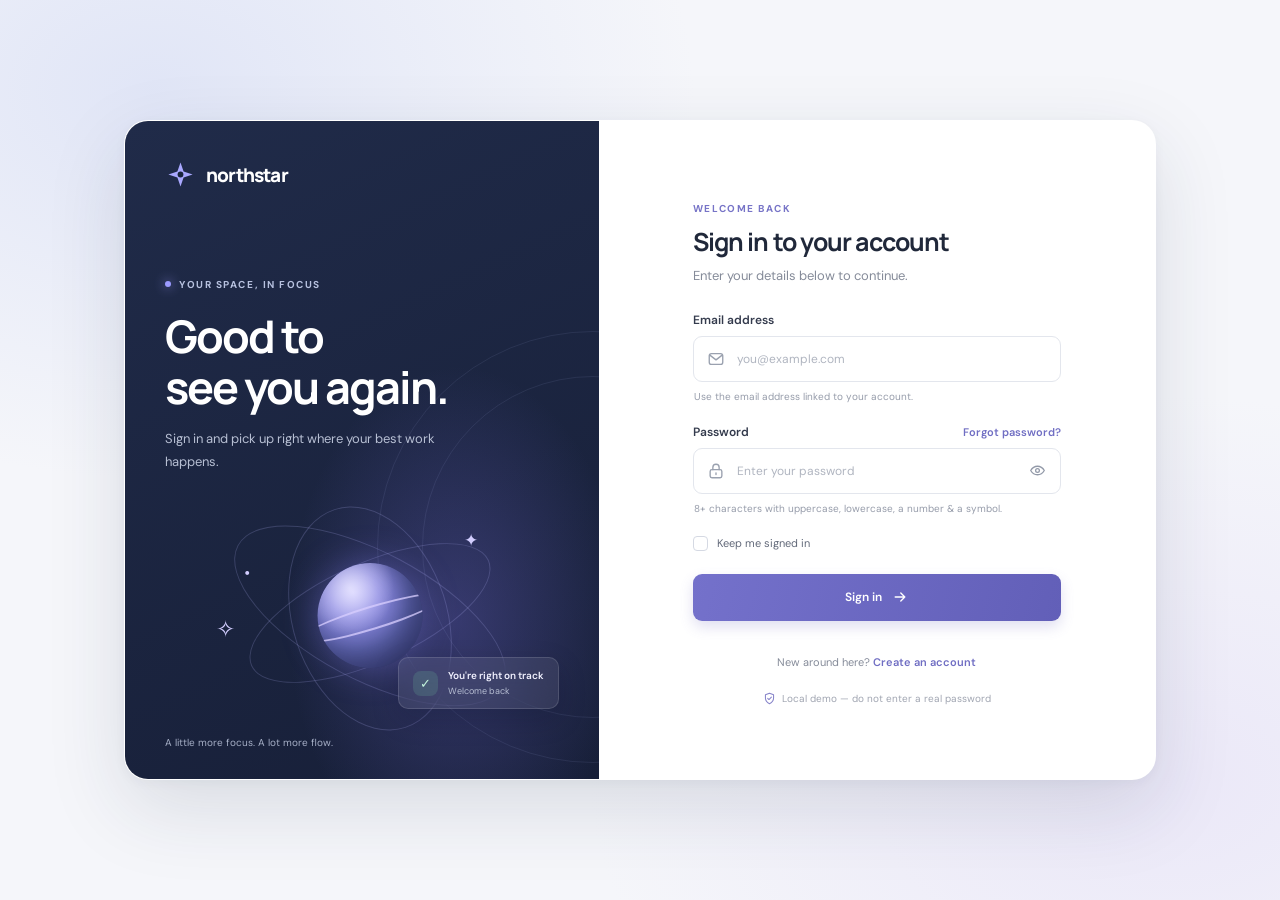
<file: index.html>
<!DOCTYPE html>
<html lang="en">
  <head>
    <meta charset="UTF-8" />
    <meta name="viewport" content="width=device-width, initial-scale=1.0" />
    <meta name="theme-color" content="#f5f6fa" />
    <meta name="description" content="Sign in to your Northstar demo workspace." />
    <link rel="stylesheet" href="./css/styles.css" />
    <title>Sign in | Northstar</title>
  </head>
  <body data-page="login">
    <div id="root"></div>
    <script defer src="./js/services/mock-auth.js"></script>
    <script defer src="./js/pages/login.js"></script>
    <script defer src="./js/pages/home.js"></script>
    <script defer src="./js/app.js"></script>
  </body>
</html>
</file>
<file: css/styles.css>
@import url('https://fonts.googleapis.com/css2?family=DM+Sans:wght@400;500;600;700&family=Manrope:wght@400;500;600;700;800&display=swap');

:root {
  font-family: 'DM Sans', sans-serif;
  color: #20283a;
  background: #f5f6fa;
  font-synthesis: none;
  text-rendering: optimizeLegibility;
  -webkit-font-smoothing: antialiased;
  -moz-osx-font-smoothing: grayscale;
  font-optical-sizing: auto;
  font-weight: 400;
}

* { box-sizing: border-box; }
body { min-width: 320px; min-height: 100vh; margin: 0; }
button, input { font: inherit; }
button { cursor: pointer; }
.brand, .mobile-brand {
  display: inline-flex;
  align-items: center;
  gap: 10px;
  width: fit-content;
  color: inherit;
  font-family: 'Manrope', sans-serif;
  font-size: 19px;
  font-weight: 800;
  letter-spacing: -0.8px;
  text-decoration: none;
}
.brand-mark { display: grid; width: 31px; height: 31px; place-items: center; color: #a9a8ff; }
.brand-mark svg { width: 100%; height: 100%; }

/* Login */
.login-page {
  min-height: 100vh;
  display: grid;
  place-items: center;
  padding: 48px 24px;
  background:
    radial-gradient(ellipse at 12% 10%, rgba(198, 208, 242, .44), transparent 34%),
    radial-gradient(ellipse at 91% 87%, rgba(221, 213, 245, .43), transparent 35%),
    #f5f6fa;
}
.login-card {
  width: min(100%, 1032px);
  min-height: 660px;
  display: grid;
  grid-template-columns: .92fr 1.08fr;
  overflow: hidden;
  border: 1px solid rgba(255, 255, 255, .85);
  border-radius: 24px;
  background: #fff;
  box-shadow: 0 28px 80px rgba(34, 43, 73, .13), 0 3px 12px rgba(34, 43, 73, .04);
}
.welcome-panel {
  position: relative;
  isolation: isolate;
  display: flex;
  flex-direction: column;
  overflow: hidden;
  padding: 38px 40px 30px;
  color: #fff;
  background: radial-gradient(ellipse at 70% 76%, rgba(112, 103, 207, .34), transparent 36%), linear-gradient(155deg, #202b49, #171f38);
}
.welcome-panel::before, .welcome-panel::after { position: absolute; z-index: -1; content: ''; border: 1px solid rgba(191, 194, 255, .09); border-radius: 50%; }
.welcome-panel::before { width: 430px; height: 430px; top: 210px; right: -210px; }
.welcome-panel::after { width: 340px; height: 340px; top: 255px; right: -165px; }
.welcome-copy { position: relative; z-index: 1; margin-top: 81px; }
.panel-tag, .form-kicker { display: inline-flex; align-items: center; gap: 8px; font-size: 10px; font-weight: 700; letter-spacing: 1.55px; }
.panel-tag { color: #b7c1df; }
.panel-tag span { width: 6px; height: 6px; border-radius: 50%; background: #9c9bff; box-shadow: 0 0 12px #9c9bff; }
.welcome-copy h1 { margin: 19px 0 13px; font-family: 'Manrope', sans-serif; font-size: clamp(35px, 4vw, 45px); font-weight: 700; line-height: 1.14; letter-spacing: -2px; }
.welcome-copy p { max-width: 280px; margin: 0; color: #b7bfd3; font-size: 13px; line-height: 1.8; }
.visual { position: relative; flex: 1; min-height: 200px; margin-top: 14px; }
.orbit { position: absolute; top: 50%; left: 52%; border: 1px solid rgba(185, 184, 255, .2); border-radius: 50%; transform: translate(-50%, -40%) rotate(-24deg); }
.orbit-one { width: 260px; height: 100px; }
.orbit-two { width: 300px; height: 128px; transform: translate(-50%, -40%) rotate(28deg); }
.orbit-three { width: 230px; height: 155px; transform: translate(-50%, -40%) rotate(72deg); }
.planet { position: absolute; top: 51%; left: 52%; width: 105px; height: 105px; overflow: hidden; border-radius: 50%; background: radial-gradient(circle at 34% 28%, #c3bdff, #8f8ce4 24%, #5b61a9 57%, #373c70); box-shadow: 0 0 36px rgba(142, 135, 255, .38), inset -13px -10px 24px rgba(25, 30, 70, .43); transform: translate(-50%, -40%); }
.planet-glow { position: absolute; width: 100%; height: 100%; border-radius: 50%; background: radial-gradient(ellipse at 31% 24%, rgba(255, 255, 255, .55), transparent 43%); }
.planet-ring { position: absolute; top: 41%; left: -21%; width: 145%; height: 24px; border: 2px solid rgba(217, 207, 255, .76); border-radius: 50%; transform: rotate(-17deg); }
.visual-star { position: absolute; color: #d3ceff; }
.star-one { top: 18%; left: 76%; font-size: 17px; }
.star-two { top: 55%; left: 13%; font-size: 23px; }
.star-three { top: 27%; left: 20%; font-size: 34px; }
.mini-card { position: absolute; right: 0; bottom: 9px; display: flex; align-items: center; gap: 10px; padding: 11px 14px; border: 1px solid rgba(255, 255, 255, .13); border-radius: 10px; background: rgba(255, 255, 255, .08); box-shadow: 0 10px 28px rgba(7, 11, 28, .2); backdrop-filter: blur(12px); }
.mini-card-icon { display: grid; width: 25px; height: 25px; place-items: center; border-radius: 8px; color: #c3f5dc; background: rgba(120, 213, 167, .17); font-size: 13px; }
.mini-card strong, .mini-card small { display: block; }
.mini-card strong { color: #f2f2ff; font-size: 10px; font-weight: 600; }
.mini-card small { margin-top: 3px; color: #b7bfd3; font-size: 9px; }
.panel-footer { margin: 18px 0 0; color: #a6afc6; font-size: 10px; }
.form-panel { display: grid; place-items: center; padding: 48px 56px; }
.form-content { width: 100%; max-width: 368px; }
.mobile-brand { display: none; color: #202b49; }
.form-kicker { margin: 0 0 9px; color: #7774c7; }
.form-content h2 { margin: 0; color: #20283a; font-family: 'Manrope', sans-serif; font-size: 25px; font-weight: 700; letter-spacing: -.9px; }
.form-intro { margin: 8px 0 28px; color: #858b99; font-size: 13px; }
.field { margin-bottom: 20px; }
.field label, .label-row label { display: block; color: #343b4d; font-size: 12px; font-weight: 600; }
.label-row { display: flex; align-items: center; justify-content: space-between; margin-bottom: 8px; }
.input-wrap { position: relative; display: flex; align-items: center; margin-top: 8px; }
.field-icon { position: absolute; left: 14px; width: 18px; height: 18px; color: #9aa1af; pointer-events: none; }
.input-wrap input { width: 100%; height: 46px; padding: 0 43px; border: 1px solid #e3e6ed; border-radius: 9px; outline: none; color: #252d3f; background: #fff; font-size: 12px; transition: border-color .18s, box-shadow .18s, background .18s; }
.input-wrap input::placeholder { color: #b0b5c0; }
.input-wrap input:hover { border-color: #cbd0dc; }
.input-wrap input:focus { border-color: #8581d9; box-shadow: 0 0 0 3px rgba(133, 129, 217, .13); }
.input-wrap input:not(:placeholder-shown):invalid { border-color: #e48a8a; background: #fffdfd; }
.input-wrap input:not(:placeholder-shown):invalid:focus { box-shadow: 0 0 0 3px rgba(228, 138, 138, .13); }
.field-hint { display: block; margin: 7px 0 0 1px; color: #969caa; font-size: 10px; line-height: 1.5; }
.text-link { color: #706ec3; font-size: 11px; font-weight: 600; text-decoration: none; }
.text-link:hover { color: #5451a8; text-decoration: underline; text-underline-offset: 3px; }
.text-link-button { padding: 0; border: 0; background: transparent; font-family: inherit; cursor: pointer; }
.password-toggle { position: absolute; right: 11px; display: grid; width: 27px; height: 27px; place-items: center; border: 0; border-radius: 6px; color: #9299a8; background: transparent; }
.password-toggle:hover { color: #5d5ba8; background: #f4f3fc; }
.password-toggle svg { width: 17px; height: 17px; }
.remember-option { position: relative; display: flex; align-items: center; gap: 9px; width: fit-content; margin: 3px 0 23px; color: #626979; font-size: 11px; cursor: pointer; }
.remember-option input { position: absolute; top: 50%; left: 0; z-index: 1; width: 15px; height: 15px; margin: 0; opacity: 0; cursor: pointer; transform: translateY(-50%); }
.custom-checkbox { display: grid; width: 15px; height: 15px; place-items: center; border: 1px solid #d5d9e3; border-radius: 4px; background: #fff; pointer-events: none; }
.custom-checkbox::after { width: 7px; height: 4px; border-bottom: 1.5px solid white; border-left: 1.5px solid white; content: ''; opacity: 0; transform: rotate(-45deg) translateY(-1px); }
.remember-option input:checked + .custom-checkbox { border-color: #7774ce; background: #7774ce; }
.remember-option input:checked + .custom-checkbox::after { opacity: 1; }
.remember-option input:focus-visible + .custom-checkbox { outline: 3px solid rgba(119, 116, 206, .2); outline-offset: 2px; }
.submit-button { position: relative; display: flex; align-items: center; justify-content: center; gap: 10px; width: 100%; height: 47px; border: 0; border-radius: 9px; color: #fff; background: linear-gradient(105deg, #7471cb, #625fb8); box-shadow: 0 6px 14px rgba(101, 97, 185, .2); font-size: 12px; font-weight: 600; transition: transform .18s, box-shadow .18s, filter .18s; }
.submit-button:hover:not(:disabled) { box-shadow: 0 9px 18px rgba(101, 97, 185, .27); filter: brightness(1.05); transform: translateY(-1px); }
.submit-button:disabled { cursor: wait; opacity: .8; }
.button-arrow { width: 16px; height: 16px; }
.loader { display: none; width: 16px; height: 16px; border: 2px solid rgba(255, 255, 255, .4); border-top-color: #fff; border-radius: 50%; animation: spin .7s linear infinite; }
.is-loading .loader { display: inline-block; }
.is-loading .button-arrow { display: none; }
@keyframes spin { to { transform: rotate(360deg); } }
.submit-button:focus-visible, .password-toggle:focus-visible, .text-link-button:focus-visible { outline: 3px solid rgba(119, 116, 206, .28); outline-offset: 3px; }
.form-message { min-height: 15px; margin: 9px 0 0; color: #b94a48; font-size: 11px; line-height: 1.5; }
.form-message.success { color: #348365; }
.signup-prompt { margin: 10px 0 23px; color: #858b99; text-align: center; font-size: 11px; }
.security-note { display: flex; align-items: center; justify-content: center; gap: 6px; margin: 0; color: #a0a5b1; font-size: 10px; }
.security-note svg { width: 13px; height: 13px; color: #8885ca; }

/* Home dashboard */
.dashboard { min-height: 100vh; background: #f7f8fc; }
.sidebar { position: fixed; inset: 0 auto 0 0; z-index: 2; display: flex; width: 236px; flex-direction: column; padding: 28px 17px 18px; border-right: 1px solid #eceef4; background: #fff; }
.sidebar-brand { margin: 0 0 48px 8px; color: #202b49; }
.nav-label { margin: 0 0 12px 10px; color: #a2a7b3; font-size: 9px; font-weight: 700; letter-spacing: 1.3px; }
.side-nav { display: grid; gap: 5px; }
.nav-item { display: flex; align-items: center; gap: 12px; min-height: 41px; padding: 0 11px; border: 0; border-radius: 8px; color: #707789; background: transparent; font-size: 12px; text-align: left; text-decoration: none; }
.nav-item:hover { color: #514e9d; background: #f7f6fc; }
.nav-item.active { color: #6663b8; background: #f1f0fb; font-weight: 600; }
.nav-icon { display: inline-grid; width: 19px; place-items: center; font-size: 17px; }
.nav-count { display: grid; width: 19px; height: 19px; margin-left: auto; place-items: center; border-radius: 6px; color: #78758d; background: #f0eff5; font-size: 10px; }
.sidebar-bottom { margin-top: auto; }
.sidebar-tip { position: relative; overflow: hidden; margin: 0 2px 20px; padding: 16px 14px; border: 1px solid #ecebfa; border-radius: 11px; background: linear-gradient(145deg, #f8f7ff, #f6f7fc); }
.tip-spark { display: grid; width: 25px; height: 25px; place-items: center; border-radius: 8px; color: #706dc4; background: #ebeaff; font-size: 14px; }
.sidebar-tip strong { display: block; margin-top: 13px; color: #35394e; font-size: 11px; }
.sidebar-tip p { margin: 6px 0 11px; color: #83889a; font-size: 10px; line-height: 1.6; }
.sidebar-tip a { color: #6865bb; font-size: 10px; font-weight: 600; text-decoration: none; }
.sidebar-tip a span { margin-left: 4px; }
.signout-button { width: 100%; cursor: pointer; }
.sidebar-version { margin: 18px 0 0 8px; color: #b1b5c0; font-size: 8px; letter-spacing: .8px; }
.main-content { min-height: 100vh; margin-left: 236px; }
.topbar { position: sticky; top: 0; z-index: 1; display: flex; height: 67px; align-items: center; justify-content: space-between; padding: 0 42px; border-bottom: 1px solid #eceef4; background: rgba(255, 255, 255, .92); backdrop-filter: blur(12px); }
.breadcrumb { color: #8c92a0; font-size: 11px; }
.breadcrumb span { margin: 0 8px; color: #c8cbd3; }
.topbar-actions { display: flex; align-items: center; gap: 19px; }
.icon-button { position: relative; display: grid; width: 31px; height: 31px; place-items: center; border: 1px solid #eceef3; border-radius: 9px; color: #777d8c; background: white; font-size: 18px; }
.notification-button span { position: absolute; top: 6px; right: 6px; width: 5px; height: 5px; border: 1px solid white; border-radius: 50%; background: #ed8c81; }
.user-menu { display: flex; align-items: center; gap: 9px; color: #4a5060; font-size: 11px; font-weight: 600; }
.avatar { display: grid; width: 31px; height: 31px; place-items: center; border: 2px solid white; border-radius: 50%; color: #625eaa; background: #e6e3ff; box-shadow: 0 0 0 1px #e6e4f2; font-size: 10px; }
.chevron { color: #9fa4b1; font-size: 15px; }
.dashboard-content { max-width: 1230px; margin: auto; padding: 38px 42px 25px; }
.greeting-row { display: flex; align-items: center; justify-content: space-between; margin-bottom: 27px; }
.date-label { margin: 0 0 9px; color: #858ba0; font-size: 9px; font-weight: 700; letter-spacing: 1.2px; }
.greeting-row h1 { margin: 0; color: #272d40; font-family: 'Manrope', sans-serif; font-size: 27px; font-weight: 700; letter-spacing: -1px; }
.wave { color: #e2aa54; font-size: 19px; }
.greeting-subtitle { margin: 8px 0 0; color: #858b99; font-size: 11px; }
.primary-button { display: flex; align-items: center; gap: 8px; height: 37px; padding: 0 14px; border: 0; border-radius: 8px; color: white; background: #6b68bd; box-shadow: 0 4px 10px rgba(101, 97, 185, .15); font-size: 11px; font-weight: 600; }
.primary-button:hover { background: #5e5bb0; }
.primary-button span { font-size: 17px; font-weight: 400; }
.stats-grid { display: grid; grid-template-columns: repeat(3, minmax(0, 1fr)); gap: 15px; }
.stat-card, .content-card { border: 1px solid #eceef4; border-radius: 11px; background: #fff; box-shadow: 0 3px 12px rgba(40, 48, 77, .025); }
.stat-card { position: relative; min-height: 156px; overflow: hidden; padding: 17px 18px 14px; }
.stat-top { display: flex; align-items: center; justify-content: space-between; }
.stat-icon { display: grid; width: 28px; height: 28px; place-items: center; border-radius: 8px; font-size: 15px; }
.stat-icon.purple { color: #7772c3; background: #f0efff; }
.stat-icon.green { color: #54a381; background: #eaf7f0; }
.stat-icon.orange { color: #c58a53; background: #fff3e7; }
.stat-trend { color: #4d9d79; font-size: 9px; font-weight: 600; }
.stat-neutral { color: #9a9eaa; font-size: 9px; }
.stat-label { margin: 13px 0 2px; color: #858b99; font-size: 10px; }
.stat-value { margin: 0; color: #30364a; font-family: 'Manrope', sans-serif; font-size: 24px; font-weight: 700; letter-spacing: -.8px; }
.stat-value span { color: #9499a7; font-family: 'DM Sans', sans-serif; font-size: 10px; font-weight: 500; letter-spacing: 0; }
.stat-foot { margin: 4px 0 0; color: #a0a5b1; font-size: 9px; }
.sparkline { position: absolute; right: 18px; bottom: 19px; display: flex; height: 30px; align-items: end; gap: 3px; opacity: .58; }
.sparkline i { width: 4px; height: calc(var(--bar, 50%) * 1); border-radius: 3px 3px 0 0; background: #aaa6e9; }
.sparkline i:nth-child(3n) { --bar: 85%; }.sparkline i:nth-child(3n + 1) { --bar: 43%; }.sparkline i:nth-child(3n + 2) { --bar: 65%; }
.green-line i { background: #8bc7aa; }.green-line i:nth-child(3n) { --bar: 88%; }
.project-dots { position: absolute; right: 18px; bottom: 22px; display: flex; align-items: center; gap: 4px; }
.project-dots span { width: 5px; height: 5px; border-radius: 50%; background: #d8d6f2; }
.project-dots span:nth-child(3n + 1) { background: #e8c9a6; }.project-dots span:nth-child(3n + 2) { background: #b8dcca; }
.content-grid { display: grid; grid-template-columns: 1.35fr 1fr; gap: 15px; margin-top: 17px; }
.content-card { min-width: 0; padding: 19px 19px 13px; }
.section-heading { display: flex; align-items: flex-start; justify-content: space-between; }
.section-heading h2 { margin: 0; color: #30364a; font-family: 'Manrope', sans-serif; font-size: 13px; font-weight: 700; }
.section-heading p { margin: 5px 0 0; color: #969ba8; font-size: 9px; }
.quiet-button, .more-button { border: 0; color: #706dc0; background: transparent; font-size: 9px; }
.quiet-button span { margin-left: 4px; font-size: 13px; }
.more-button { color: #858b99; font-size: 16px; letter-spacing: 2px; }
.task-list { margin-top: 14px; }
.task-row { display: flex; min-height: 53px; align-items: center; gap: 11px; border-bottom: 1px solid #f0f1f5; cursor: pointer; }
.task-row:last-child { border-bottom: 0; }
.task-row input { position: absolute; width: 1px; height: 1px; opacity: 0; }
.task-check { display: grid; width: 15px; height: 15px; flex: 0 0 15px; place-items: center; border: 1px solid #d7dae4; border-radius: 5px; }
.task-check::after { width: 7px; height: 4px; border-bottom: 1.5px solid white; border-left: 1.5px solid white; content: ''; opacity: 0; transform: rotate(-45deg) translateY(-1px); }
.task-row input:checked + .task-check { border-color: #7975c9; background: #7975c9; }
.task-row input:checked + .task-check::after { opacity: 1; }
.task-row input:focus-visible + .task-check { outline: 3px solid rgba(119, 116, 206, .2); outline-offset: 2px; }
.task-row input:checked ~ .task-copy strong { color: #a0a5b1; text-decoration: line-through; }
.task-copy { min-width: 0; flex: 1; }
.task-copy strong { display: block; overflow: hidden; color: #464c5d; font-size: 10px; font-weight: 600; text-overflow: ellipsis; white-space: nowrap; }
.task-copy small { display: flex; align-items: center; gap: 5px; margin-top: 5px; color: #9297a5; font-size: 8px; }
.task-project { width: 6px; height: 6px; border-radius: 50%; }
.purple-dot { background: #9c96e5; }.blue-dot { background: #83b1e3; }.green-dot { background: #83c3a1; }
.task-separator { color: #c2c5cd; }
.priority { padding: 2px 5px; border-radius: 4px; font-size: 7px; }
.priority.high { color: #c57d73; background: #fff0ed; }
.priority.normal { color: #858b9a; background: #f2f3f7; }
.task-time { color: #959ba9; font-size: 8px; white-space: nowrap; }
.visually-hidden { position: absolute; width: 1px; height: 1px; overflow: hidden; clip: rect(0, 0, 0, 0); white-space: nowrap; clip-path: inset(50%); }
.task-entry { display: flex; align-items: center; gap: 7px; margin-top: 10px; }
.task-entry[hidden] { display: none; }
.task-entry input { min-width: 0; height: 32px; flex: 1; padding: 0 9px; border: 1px solid #e3e6ed; border-radius: 6px; outline: none; font-size: 10px; }
.task-entry input:focus { border-color: #8581d9; box-shadow: 0 0 0 3px rgba(133, 129, 217, .13); }
.task-entry-submit, .task-entry-cancel { height: 32px; padding: 0 10px; border: 0; border-radius: 6px; color: #fff; background: #6b68bd; font-size: 9px; }
.task-entry-cancel { color: #767c8b; background: #f1f2f6; }
.add-task-button { display: flex; align-items: center; gap: 6px; margin-top: 9px; padding: 4px 0; border: 0; color: #7975c7; background: none; font-size: 9px; }
.add-task-button span { font-size: 15px; }
.week-chart { display: flex; height: 157px; margin-top: 13px; }
.chart-y-labels { display: flex; flex-direction: column; justify-content: space-between; padding: 0 10px 21px 0; color: #a2a7b3; font-size: 8px; }
.chart-area { position: relative; flex: 1; }
.chart-gridline { position: absolute; right: 0; left: 0; border-top: 1px dashed #eceef4; }
.line-one { top: 0; }.line-two { top: 33.3%; }.line-three { top: 66.6%; }
.chart-bars { position: absolute; inset: 0 2px 0 0; display: flex; justify-content: space-around; }
.chart-column { position: relative; display: flex; width: 22px; height: 100%; flex-direction: column; align-items: center; justify-content: flex-end; }
.chart-column i { z-index: 1; width: 14px; height: var(--height); border-radius: 5px 5px 2px 2px; background: #c8c4f1; }
.chart-column.today-column i { background: linear-gradient(#7a76ce, #aaa7e8); box-shadow: 0 2px 8px rgba(122, 118, 206, .19); }
.chart-column.future-column i { background: #ecebf8; }
.chart-column span { position: absolute; bottom: -19px; color: #969ba8; font-size: 8px; }
.chart-column.today-column span { color: #6965b9; font-weight: 700; }
.chart-legend { display: flex; align-items: center; gap: 6px; margin-top: 22px; color: #989daa; font-size: 8px; }
.chart-legend span { width: 7px; height: 7px; border-radius: 2px; background: #8985d6; }
.chart-legend strong { margin-left: auto; color: #52586a; font-size: 9px; }
.bottom-banner { position: relative; display: flex; min-height: 78px; align-items: center; gap: 14px; overflow: hidden; margin-top: 16px; padding: 13px 20px; border: 1px solid #eae9f6; border-radius: 11px; background: linear-gradient(100deg, #f2f1ff, #faf9ff 66%, #f6f5ff); }
.banner-icon { display: grid; width: 34px; height: 34px; flex: 0 0 34px; place-items: center; border-radius: 10px; color: #716dc5; background: #e7e5ff; font-size: 17px; }
.bottom-banner > div:nth-child(2) { min-width: 0; }
.bottom-banner strong { color: #4b4d69; font-size: 10px; }
.bottom-banner p { margin: 5px 0 0; color: #898ca1; font-size: 9px; }
.banner-progress { display: grid; min-width: 120px; grid-template-columns: 1fr auto; align-items: center; gap: 5px 9px; margin-left: auto; }
.banner-progress > div { height: 5px; overflow: hidden; border-radius: 5px; background: #e1e0f0; }
.banner-progress > div span { display: block; width: 72%; height: 100%; border-radius: inherit; background: #8985d5; }
.banner-progress strong { font-size: 10px; }
.banner-progress small { grid-column: 1 / -1; color: #999caf; font-size: 8px; }
.banner-decoration { position: absolute; top: -12px; right: 20px; color: rgba(134, 129, 210, .16); font-size: 60px; }
.dashboard-footnote { margin: 17px 0 0; color: #abb0bc; text-align: center; font-size: 8px; }

@media (max-width: 900px) {
  .sidebar { width: 205px; }
  .main-content { margin-left: 205px; }
  .topbar { padding: 0 25px; }
  .dashboard-content { padding: 30px 25px 22px; }
  .content-grid { grid-template-columns: 1fr; }
}
@media (max-width: 760px) {
  .login-page { padding: 24px 16px; }
  .login-card { width: min(100%, 480px); min-height: auto; grid-template-columns: 1fr; border-radius: 19px; }
  .welcome-panel { display: none; }
  .form-panel { padding: 38px 32px 27px; }
  .mobile-brand { display: inline-flex; margin-bottom: 37px; }
  .form-intro { margin-bottom: 25px; }
  .sidebar { position: static; width: 100%; height: auto; flex-direction: row; align-items: center; padding: 11px 16px; border-right: 0; border-bottom: 1px solid #eceef4; }
  .sidebar-brand { margin: 0; font-size: 17px; }
  .sidebar-brand .brand-mark { width: 26px; height: 26px; }
  .nav-label, .side-nav, .sidebar-tip, .sidebar-version { display: none; }
  .sidebar-bottom { margin: 0 0 0 auto; }
  .signout-button { width: auto; min-height: 34px; padding: 0 8px; font-size: 10px; }
  .signout-button .nav-icon { font-size: 15px; }
  .main-content { margin-left: 0; }
  .topbar { height: 51px; padding: 0 17px; }
  .topbar-actions { gap: 11px; }
  .user-menu-name, .chevron { display: none; }
  .dashboard-content { padding: 27px 17px 20px; }
  .greeting-row h1 { font-size: 23px; }
}
@media (max-width: 520px) {
  .login-page { padding: 14px 10px; }
  .form-panel { padding: 28px 22px 22px; }
  .mobile-brand { margin-bottom: 30px; }
  .form-content h2 { font-size: 23px; }
  .stats-grid { grid-template-columns: 1fr; gap: 10px; }
  .stat-card { min-height: 130px; }
  .greeting-row { align-items: flex-start; gap: 12px; }
  .greeting-row h1 { font-size: 20px; }
  .greeting-subtitle { max-width: 265px; line-height: 1.6; }
  .primary-button { flex: 0 0 auto; height: 33px; padding: 0 9px; font-size: 9px; }
  .content-card { padding: 15px 13px 11px; }
  .task-row { gap: 8px; }
  .task-time { font-size: 7px; }
  .task-copy strong { font-size: 9px; }
  .task-copy small { gap: 3px; font-size: 7px; }
  .bottom-banner { align-items: flex-start; gap: 9px; padding: 13px 12px; }
  .banner-icon { width: 28px; height: 28px; flex-basis: 28px; }
  .bottom-banner p { max-width: 200px; line-height: 1.5; }
  .banner-progress { min-width: 65px; grid-template-columns: 1fr; gap: 4px; }
  .banner-progress > div { grid-row: 2; }
  .banner-progress strong { grid-row: 1; }
  .banner-progress small { grid-row: 3; }
  .banner-decoration { display: none; }
}
@media (prefers-reduced-motion: reduce) {
  *, *::before, *::after { scroll-behavior: auto !important; animation-duration: .01ms !important; transition-duration: .01ms !important; }
}
</file>
